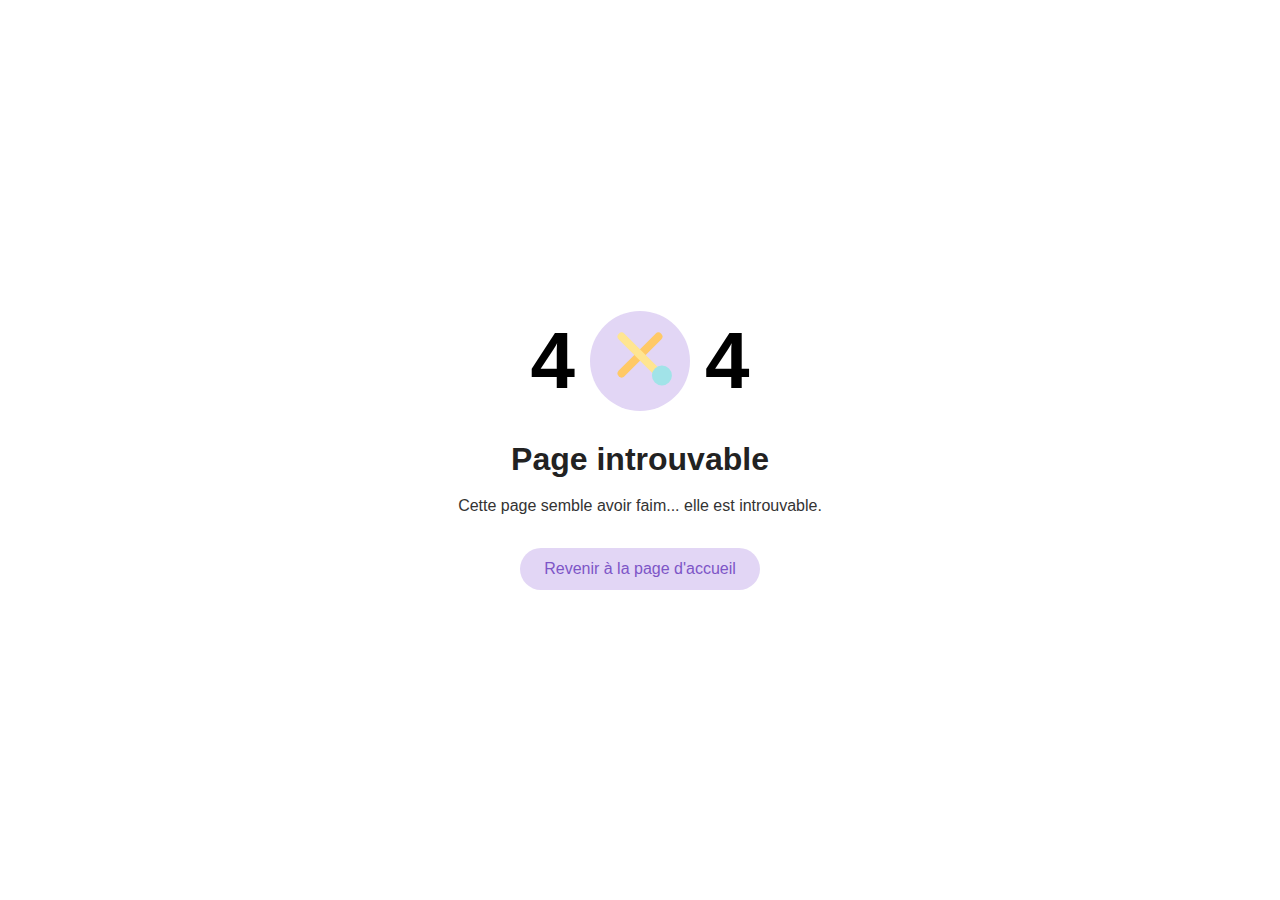
<file: erreur 404/index.html>
<!DOCTYPE html>
<html lang="fr">
<head>
    <meta charset="UTF-8">
    <meta name="viewport" content="width=device-width, initial-scale=1.0">
    <title>404 - Page introuvable</title>
    <style>
        * {
            margin: 0;
            padding: 0;
            box-sizing: border-box;
            font-family: Arial, sans-serif;
        }
        html,body{
            height: 100%;
        }
        
         body {
            display: flex;
            justify-content: center;
            align-items: center;
            min-height: 100vh;
            /* background-color: #f0eaea; */
            padding: 20px;
        } 
        
        .container {
            background-color: white;
            border-radius: 8px;
            width: 100%;
            max-width: 800px;
            padding: 40px 20px;
            text-align: center;
            /* box-shadow: 0 2px 10px rgba(0, 0, 0, 0.05); */
        }
        
        .error-number {
            display: flex;
            justify-content: center;
            align-items: center;
            margin-bottom: 30px;
            font-size: 80px;
            font-weight: bold;
        }
        
        .plate-icon {
            width: 100px;
            height: 100px;
            background-color: #e2d6f5;
            border-radius: 50%;
            display: flex;
            justify-content: center;
            align-items: center;
            margin: 0 15px;
            position: relative;
        }
        
        .fork {
            position: absolute;
            width: 60px;
            height: 8px;
            background-color: #ffc966;
            transform: rotate(-45deg);
            top: 40%;
            left: 20%;
            border-radius: 4px;
        }
        
        .spoon {
            position: absolute;
            width: 60px;
            height: 8px;
            background-color: #ffe591;
            transform: rotate(45deg);
            top: 40%;
            right: 20%;
            border-radius: 4px;
        }
        
        .spoon::after {
            content: "";
            position: absolute;
            width: 20px;
            height: 20px;
            background-color: #a1e3e8;
            border-radius: 50%;
            top: -7px;
            right: -10px;
        }
        
        h1 {
            font-size: 32px;
            margin-bottom: 16px;
            color: #222;
        }
        
        p {
            font-size: 16px;
            line-height: 1.5;
            color: #333;
            margin-bottom: 30px;
        }
        
        .btn {
            background-color: #e2d6f5;
            color: #7d55c7;
            border: none;
            padding: 12px 24px;
            border-radius: 50px;
            font-size: 16px;
            cursor: pointer;
            transition: all 0.3s ease;
            display: inline-block;
            text-decoration: none;
        }
        
        .btn:hover {
            background-color: #d1c1eb;
        }
        
        /* Responsive styles */
        @media (max-width: 600px) {
            .error-number {
                font-size: 60px;
            }
            
            .plate-icon {
                width: 80px;
                height: 80px;
            }
            
            h1 {
                font-size: 24px;
            }
            
            p {
                font-size: 14px;
            }
            
            .btn {
                padding: 10px 20px;
                font-size: 14px;
            }
        }
        
        @media (max-width: 400px) {
            .error-number {
                font-size: 48px;
            }
            
            .plate-icon {
                width: 60px;
                height: 60px;
            }
            
            .fork, .spoon {
                width: 40px;
            }
            
            h1 {
                font-size: 20px;
            }
        }
    </style>
</head>
<body>
    <div class="container">
        <div class="error-number">
            4
            <div class="plate-icon">
                <div class="fork"></div>
                <div class="spoon"></div>
            </div>
            4
        </div>
        <h1>Page introuvable</h1>
        <p>Cette page semble avoir faim... elle est introuvable.</p>
        <button class="btn">Revenir à la page d'accueil</button>
    </div>
</body>
</html>
</file>
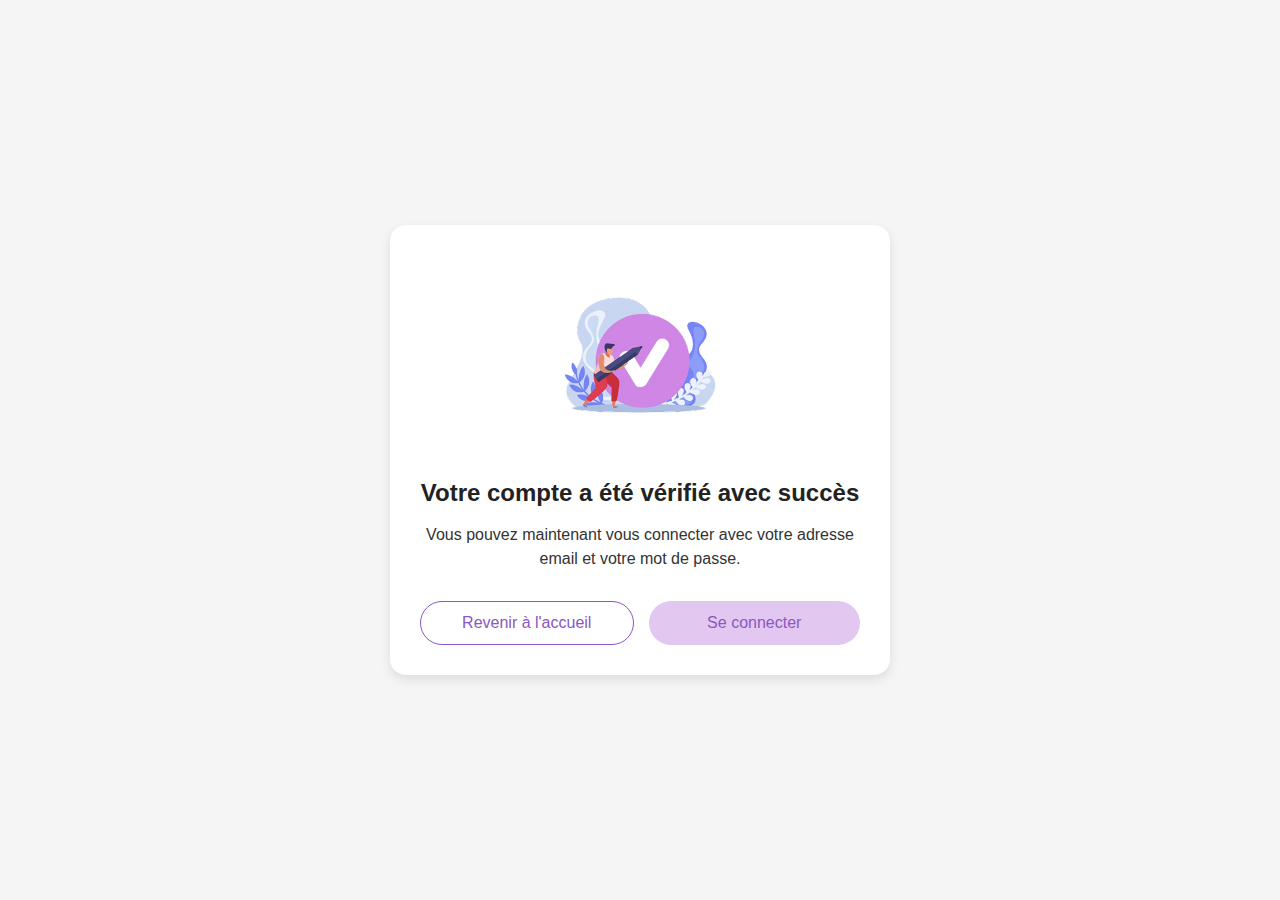
<file: mail vérifié/index.html>
<!DOCTYPE html>
<html lang="fr">
<head>
    <meta charset="UTF-8">
    <meta name="viewport" content="width=device-width, initial-scale=1.0">
    <title>Compte vérifié avec succès</title>
    <style>
        * {
            margin: 0;
            padding: 0;
            box-sizing: border-box;
            font-family: Arial, sans-serif;
        }
        
        body {
            display: flex;
            justify-content: center;
            align-items: center;
            min-height: 100vh;
            background-color: #f5f5f5;
            padding: 20px;
        }
        
        .card {
            background-color: white;
            border-radius: 16px;
            box-shadow: 0 4px 12px rgba(0, 0, 0, 0.1);
            width: 100%;
            max-width: 500px;
            padding: 30px;
            text-align: center;
        }
        
        .image-container {
            width: 100%;
            max-width: 200px;
            margin: 0 auto 20px;
            position: relative;
        }
        
        .image-container img {
            width: 100%;
            height: auto;
        }
        
        h1 {
            font-size: 24px;
            margin-bottom: 16px;
            color: #222;
            font-weight: bold;
        }
        
        p {
            font-size: 16px;
            line-height: 1.5;
            color: #333;
            margin-bottom: 30px;
        }
        
        .buttons-container {
            display: flex;
            justify-content: space-between;
            gap: 15px;
            margin-top: 20px;
        }
        
        .btn {
            padding: 12px 24px;
            border-radius: 50px;
            font-size: 16px;
            cursor: pointer;
            transition: all 0.3s ease;
            flex: 1;
            text-decoration: none;
            font-weight: 500;
        }
        
        .btn-outline {
            background-color: transparent;
            color: #8b57c2;
            border: 1px solid #8b57c2;
        }
        
        .btn-outline:hover {
            background-color: rgba(139, 87, 194, 0.1);
        }
        
        .btn-filled {
            background-color: #e2c7f1;
            color: #8b57c2;
            border: none;
        }
        
        .btn-filled:hover {
            background-color: #d5b4f3;
        }
        
        /* Responsive styles */
        @media (max-width: 480px) {
            .card {
                padding: 20px;
            }
            
            h1 {
                font-size: 20px;
            }
            
            p {
                font-size: 14px;
                margin-bottom: 20px;
            }
            
            .buttons-container {
                flex-direction: column;
            }
            
            .btn {
                padding: 10px 20px;
                font-size: 14px;
            }
        }
    </style>
</head>
<body>
    <div class="card">
        <div class="image-container">
            <img src="image/2005.i402.001_winner_people_flat_icons-13-removebg-preview 1.png" alt="Vérification réussie">
        </div>
        <h1>Votre compte a été vérifié avec succès</h1>
        <p>Vous pouvez maintenant vous connecter avec votre adresse email et votre mot de passe.</p>
        <div class="buttons-container">
            <button class="btn btn-outline">Revenir à l'accueil</button>
            <button class="btn btn-filled">Se connecter</button>
        </div>
    </div>
</body>
</html>
</file>
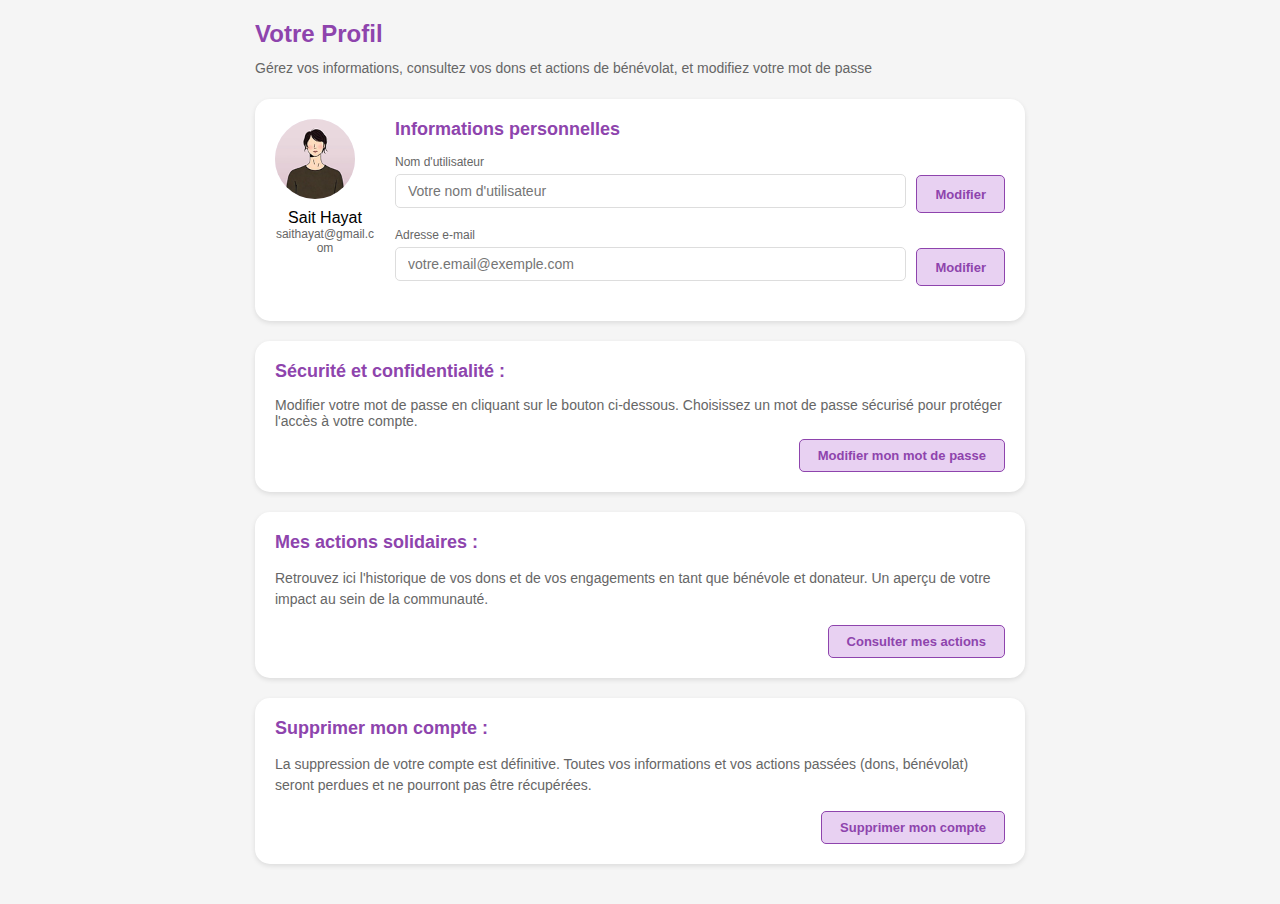
<file: mon profil/index.html>
<!DOCTYPE html>
<html lang="fr">
<head>
    <meta charset="UTF-8">
    <meta name="viewport" content="width=device-width, initial-scale=1.0">
    <title>Votre Profil</title>
    <style>
        * {
            margin: 0;
            padding: 0;
            box-sizing: border-box;
            font-family: Arial, sans-serif;
        }

        body {
            background-color: #f5f5f5;
            padding: 20px;
        }

        .container {
            max-width: 800px;
            margin: 0 auto;
            width: 100%;
            padding: 0 15px;
        }

        h1 {
            color: #8e44ad;
            margin-bottom: 10px;
            font-size: 24px;
        }

        p.subtitle {
            color: #666;
            margin-bottom: 20px;
            font-size: 14px;
            line-height: 1.5;
        }

        .card {
            background-color: white;
            border-radius: 15px;
            padding: 20px;
            margin-bottom: 20px;
            box-shadow: 0 2px 5px rgba(0,0,0,0.1);
            display: flex;
            flex-direction: row;
            flex-wrap: wrap;
        }

        .card.section {
            display: block;
        }

        .card-title {
            color: #8e44ad;
            margin-bottom: 15px;
            font-size: 18px;
        }

        .profile-image-container {
            width: 100px;
            margin-right: 20px;
            text-align: center;
        }

        .profile-image {
            width: 80px;
            height: 80px;
            border-radius: 50%;
            background-color: #f0e6f5;
            display: flex;
            align-items: center;
            justify-content: center;
            margin-bottom: 10px;
            overflow: hidden;
        }

        .profile-image img {
            width: 100%;
            height: 100%;
            object-fit: cover;
        }

        .profile-email {
            font-size: 12px;
            color: #666;
            word-break: break-word;
        }

        .profile-info {
            flex-grow: 1;
            min-width: 250px;
        }

        .form-group {
            margin-bottom: 5px;
        }

        .form-group label {
            display: block;
            font-size: 12px;
            color: #666;
            margin-bottom: 5px;
        }

        .form-group input {
            width: 100%;
            padding: 8px 12px;
            border: 1px solid #ddd;
            border-radius: 5px;
            font-size: 14px;
        }

        .form-row {
            display: flex;
            align-items: flex-end;
            gap: 10px;
            margin-bottom: 15px;
        }

        .form-row .form-group {
            flex: 1;
        }

        .form-row .btn-modify {
            height: 38px;
        }

        .btn {
            padding: 8px 18px;
            border-radius: 5px;
            border: 1px solid #8e44ad;
            cursor: pointer;
            font-size: 13px;
            font-weight: 600;
        }

        .btn-primary {
            background-color: #e8d1f2;
            color: #8e44ad;
        }

        .btn-outline {
            background-color: #e8d1f2;
            border: 1px solid #8e44ad;
            color: #8e44ad;
            
        }

        .btn-modify {
            background-color: #e8d1f2;
            color: #8e44ad;
        }

        .success-message {
            color: #666;
            margin-bottom: 10px;
            font-size: 14px;
        }

        .actions-description {
            color: #666;
            font-size: 14px;
            margin-bottom: 15px;
            line-height: 1.5;
        }

        .file-upload {
            display: none;
        }

        .image-upload-btn {
            background-color: #f0e6f5;
            border: 1px dashed #8e44ad;
            border-radius: 50%;
            width: 80px;
            height: 80px;
            display: flex;
            align-items: center;
            justify-content: center;
            cursor: pointer;
        }

        .image-upload-btn:hover {
            background-color: #e8d1f2;
        }

        .btn-container {
            display: flex;
            justify-content: flex-end;
        }

        .card.section .btn.btn-outline {
            display: block;
            margin-left: auto;
        }
        
        /* Styles pour les modales */
        .modal {
            display: none;
            position: fixed;
            top: 0;
            left: 0;
            right: 0;
            bottom: 0;
            background-color: rgba(0, 0, 0, 0.5);
            z-index: 1000;
            align-items: center;
            justify-content: center;
        }
        
        .modal-content {
            background-color: white;
            border-radius: 15px;
            padding: 20px;
            width: 90%;
            max-width: 500px;
            box-shadow: 0 4px 8px rgba(0, 0, 0, 0.2);
        }
        
        .modal-title {
            color: #8e44ad;
            margin-bottom: 15px;
            font-size: 18px;
        }
        
        .modal-footer {
            display: flex;
            gap: 10px;
            justify-content: flex-end;
            margin-top: 20px;
        }
        
        /* Styles pour le formulaire de mot de passe */
        .password-form {
            display: flex;
            flex-direction: column;
            gap: 15px;
        }
        
        .password-form .form-group {
            margin-bottom: 0;
        }
        
        /* Styles pour la confirmation de suppression */
        .confirmation-modal p {
            margin-bottom: 20px;
            font-size: 14px;
            line-height: 1.5;
        }
        
        .confirmation-modal .modal-footer {
            justify-content: space-between;
        }

        @media (max-width: 768px) {
            .container {
                padding: 0 10px;
            }

            .card {
                padding: 15px;
            }
        }

        @media (max-width: 576px) {
            .card {
                flex-direction: column;
                align-items: center;
                text-align: center;
            }

            .profile-image-container {
                margin-right: 0;
                margin-bottom: 20px;
            }

            .profile-info {
                width: 100%;
            }

            .btn-container {
                justify-content: center;
            }

            h1 {
                font-size: 20px;
                text-align: center;
            }

            p.subtitle {
                text-align: center;
            }

            .form-row {
                flex-direction: column;
                align-items: stretch;
            }

            .form-row .btn-modify {
                width: 100%;
                height: auto;
            }
            
            .modal-footer {
                flex-direction: column;
            }
            
            .modal-footer .btn {
                width: 100%;
            }
        }
    </style>
</head>
<body>
    <div class="container">
        <h1>Votre Profil</h1>
        <p class="subtitle">Gérez vos informations, consultez vos dons et actions de bénévolat, et modifiez votre mot de passe</p>

        <div class="card">
            <div class="profile-image-container">
                <label for="profile-pic-upload" class="profile-image">
                    <img id="profile-preview" src="image/freepik__a-faceless-woman-with-dark-hair-wearing-a-red-dres__9215-removebg-preview__1_-removebg-preview 1.png" alt="Photo de profil">
                </label>
                <input type="file" id="profile-pic-upload" class="file-upload" accept="image/*">
                <div class="profile-name" id="display-name">Sait Hayat</div>
                <div class="profile-email" id="display-email">saithayat@gmail.com</div>
            </div>

            <div class="profile-info">
                <h2 class="card-title">Informations personnelles</h2>

                <div class="form-row">
                    <div class="form-group">
                        <label for="name">Nom d'utilisateur</label>
                        <input type="text" id="name" placeholder="Votre nom d'utilisateur">
                    </div>
                    <button class="btn btn-modify">Modifier</button>
                </div>

                <div class="form-row">
                    <div class="form-group">
                        <label for="email">Adresse e-mail</label>
                        <input type="email" id="email" placeholder="votre.email@exemple.com">
                    </div>
                    <button class="btn btn-modify">Modifier</button>
                </div>
            </div>
        </div>

        <div class="card section">
            <h2 class="card-title">Sécurité et confidentialité :</h2>
            <p class="success-message">Modifier votre mot de passe en cliquant sur le bouton ci-dessous. Choisissez un mot de passe sécurisé pour protéger l'accès à votre compte.</p>
            <button class="btn btn-outline" id="btn-change-password">Modifier mon mot de passe</button>
        </div>

        <div class="card section">
            <h2 class="card-title">Mes actions solidaires :</h2>
            <p class="actions-description">
                Retrouvez ici l'historique de vos dons et de vos engagements en tant que bénévole et donateur. Un aperçu de votre impact au sein de la communauté.
            </p>
            <div class="btn-container">
                <button class="btn btn-primary">Consulter mes actions</button>
            </div>
        </div>

        <div class="card section">
            <h2 class="card-title">Supprimer mon compte :</h2>
            <p class="actions-description">
                La suppression de votre compte est définitive. Toutes vos informations et vos actions passées (dons, bénévolat) seront perdues et ne pourront pas être récupérées.
            </p>
            <div class="btn-container">
                <button class="btn btn-primary" id="btn-delete-account">Supprimer mon compte</button>
            </div>
        </div>
    </div>
    
    <!-- Modale pour modifier le mot de passe -->
    <div class="modal" id="password-modal">
        <div class="modal-content">
            <h2 class="modal-title">Sécurité et confidentialité :</h2>
            <form class="password-form">
                <div class="form-group">
                    <label for="old-password">Ancien mot de passe</label>
                    <input type="password" id="old-password" placeholder="">
                </div>
                <div class="form-group">
                    <label for="new-password">Nouveau mot de passe</label>
                    <input type="password" id="new-password" placeholder="">
                </div>
                <div class="form-group">
                    <label for="confirm-password">Confirmez votre mot de passe</label>
                    <input type="password" id="confirm-password" placeholder="">
                </div>
            </form>
            <div class="modal-footer">
                <button class="btn btn-primary" id="btn-save-password">Modifier mon mot de passe</button>
            </div>
        </div>
    </div>
    
    <!-- Modale pour confirmer la suppression du compte -->
    <div class="modal confirmation-modal" id="delete-modal">
        <div class="modal-content">
            <h2 class="modal-title">Vous êtes sur le point de supprimer votre compte</h2>
            <p>Êtes-vous sûr(e) de vouloir supprimer votre compte ? Cette action est irréversible</p>
            <div class="modal-footer">
                <button class="btn btn-outline" id="btn-cancel-delete">Non, revenir</button>
                <button class="btn btn-primary" id="btn-confirm-delete">Oui, supprimer</button>
            </div>
        </div>
    </div>

    <script>
        // Fonction pour ouvrir une modale
        function openModal(modalId) {
            document.getElementById(modalId).style.display = 'flex';
        }
        
        // Fonction pour fermer une modale
        function closeModal(modalId) {
            document.getElementById(modalId).style.display = 'none';
        }
        
        // Bouton pour modifier le mot de passe
        document.getElementById('btn-change-password').addEventListener('click', function() {
            openModal('password-modal');
        });
        
        // Bouton pour supprimer le compte
        document.getElementById('btn-delete-account').addEventListener('click', function() {
            openModal('delete-modal');
        });
        
        // Bouton pour annuler la suppression
        document.getElementById('btn-cancel-delete').addEventListener('click', function() {
            closeModal('delete-modal');
        });
        
        // Bouton pour confirmer la suppression
        document.getElementById('btn-confirm-delete').addEventListener('click', function() {
            // Ici vous pouvez ajouter la logique pour la suppression du compte
            alert('Compte supprimé avec succès.');
            closeModal('delete-modal');
        });
        
        // Bouton pour sauvegarder le nouveau mot de passe
        document.getElementById('btn-save-password').addEventListener('click', function() {
            // Vérifier si les mots de passe correspondent
            const newPassword = document.getElementById('new-password').value;
            const confirmPassword = document.getElementById('confirm-password').value;
            
            if (newPassword === confirmPassword) {
                // Ici vous pouvez ajouter la logique pour changer le mot de passe
                alert('Mot de passe modifié avec succès.');
                closeModal('password-modal');
            } else {
                alert('Les mots de passe ne correspondent pas.');
            }
        });
        
        // Fermer les modales en cliquant en dehors
        window.addEventListener('click', function(event) {
            const passwordModal = document.getElementById('password-modal');
            const deleteModal = document.getElementById('delete-modal');
            
            if (event.target === passwordModal) {
                closeModal('password-modal');
            }
            
            if (event.target === deleteModal) {
                closeModal('delete-modal');
            }
        });
    </script>
</body>
</html>
</file>
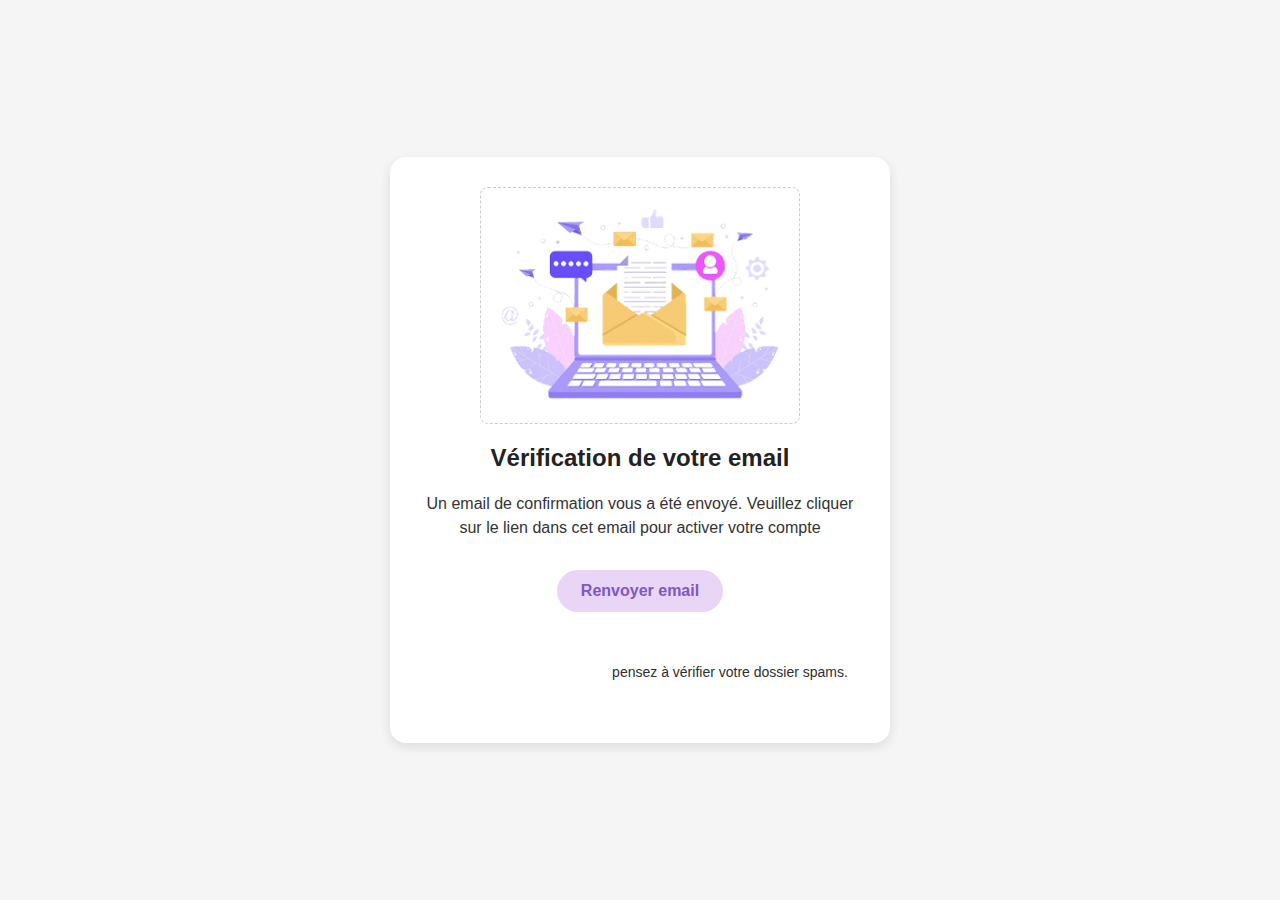
<file: verification mail/index.html>
<!DOCTYPE html>
<html lang="fr">
<head>
    <meta charset="UTF-8">
    <meta name="viewport" content="width=device-width, initial-scale=1.0">
    <title>Vérification de votre email</title>
    <style>
        * {
            margin: 0;
            padding: 0;
            box-sizing: border-box;
            font-family: Arial, sans-serif;
        }
        
        body {
            display: flex;
            justify-content: center;
            align-items: center;
            min-height: 100vh;
            background-color: #f5f5f5;
            padding: 20px;
        }
        
        .card {
            background-color: white;
            border-radius: 16px;
            box-shadow: 0 4px 12px rgba(0, 0, 0, 0.1);
            width: 100%;
            max-width: 500px;
            padding: 30px;
            text-align: center;
        }
        
        .image-container {
            width: 100%;
            max-width: 320px;
            margin: 0 auto 20px;
            border: 1px dashed #ccc;
            border-radius: 8px;
            padding: 10px;
            position: relative;
        }
        
        .image-container img {
            width: 100%;
            height: auto;
            border-radius: 4px;
        }
        
        .email-img {
            max-width: 100%;
        }
        
        h1 {
            font-size: 24px;
            margin-bottom: 20px;
            color: #222;
        }
        
        p {
            font-size: 16px;
            line-height: 1.5;
            color: #333;
            margin-bottom: 30px;
        }
        
        .btn {
            background-color: #e9d5f5;
            color: #7e57c2;
            border: none;
            padding: 12px 24px;
            border-radius: 50px;
            font-size: 16px;
            cursor: pointer;
            transition: all 0.3s ease;
            display: inline-block;
            text-decoration: none;
            font-weight: 600;
        }
        
        .btn:hover {
            background-color: #d4b5f0;
        }
        
        .spam-notice {
            margin-top: 30px;
            font-size: 14px;
            color: #2f2e2e;
            margin-left: 180px;
            margin-top: 50px;
        }
        
        /* Responsive styles */
        @media (max-width: 480px) {
            .card {
                padding: 20px;
            }
            
            h1 {
                font-size: 20px;
            }
            
            p {
                font-size: 14px;
            }
            
            .btn {
                padding: 10px 20px;
                font-size: 14px;
            }
        }
    </style>
</head>
<body>
    <div class="card">
        <div class="image-container">
            <img src="image/pc.png" alt="Email verification illustration" class="email-img">
        </div>
        <h1>Vérification de votre email</h1>
        <p>Un email de confirmation vous a été envoyé. Veuillez cliquer sur le lien dans cet email pour activer votre compte</p>
        <button class="btn">Renvoyer email</button>
        <p class="spam-notice">pensez à vérifier votre dossier spams.</p>
    </div>
</body>
</html>
</file>
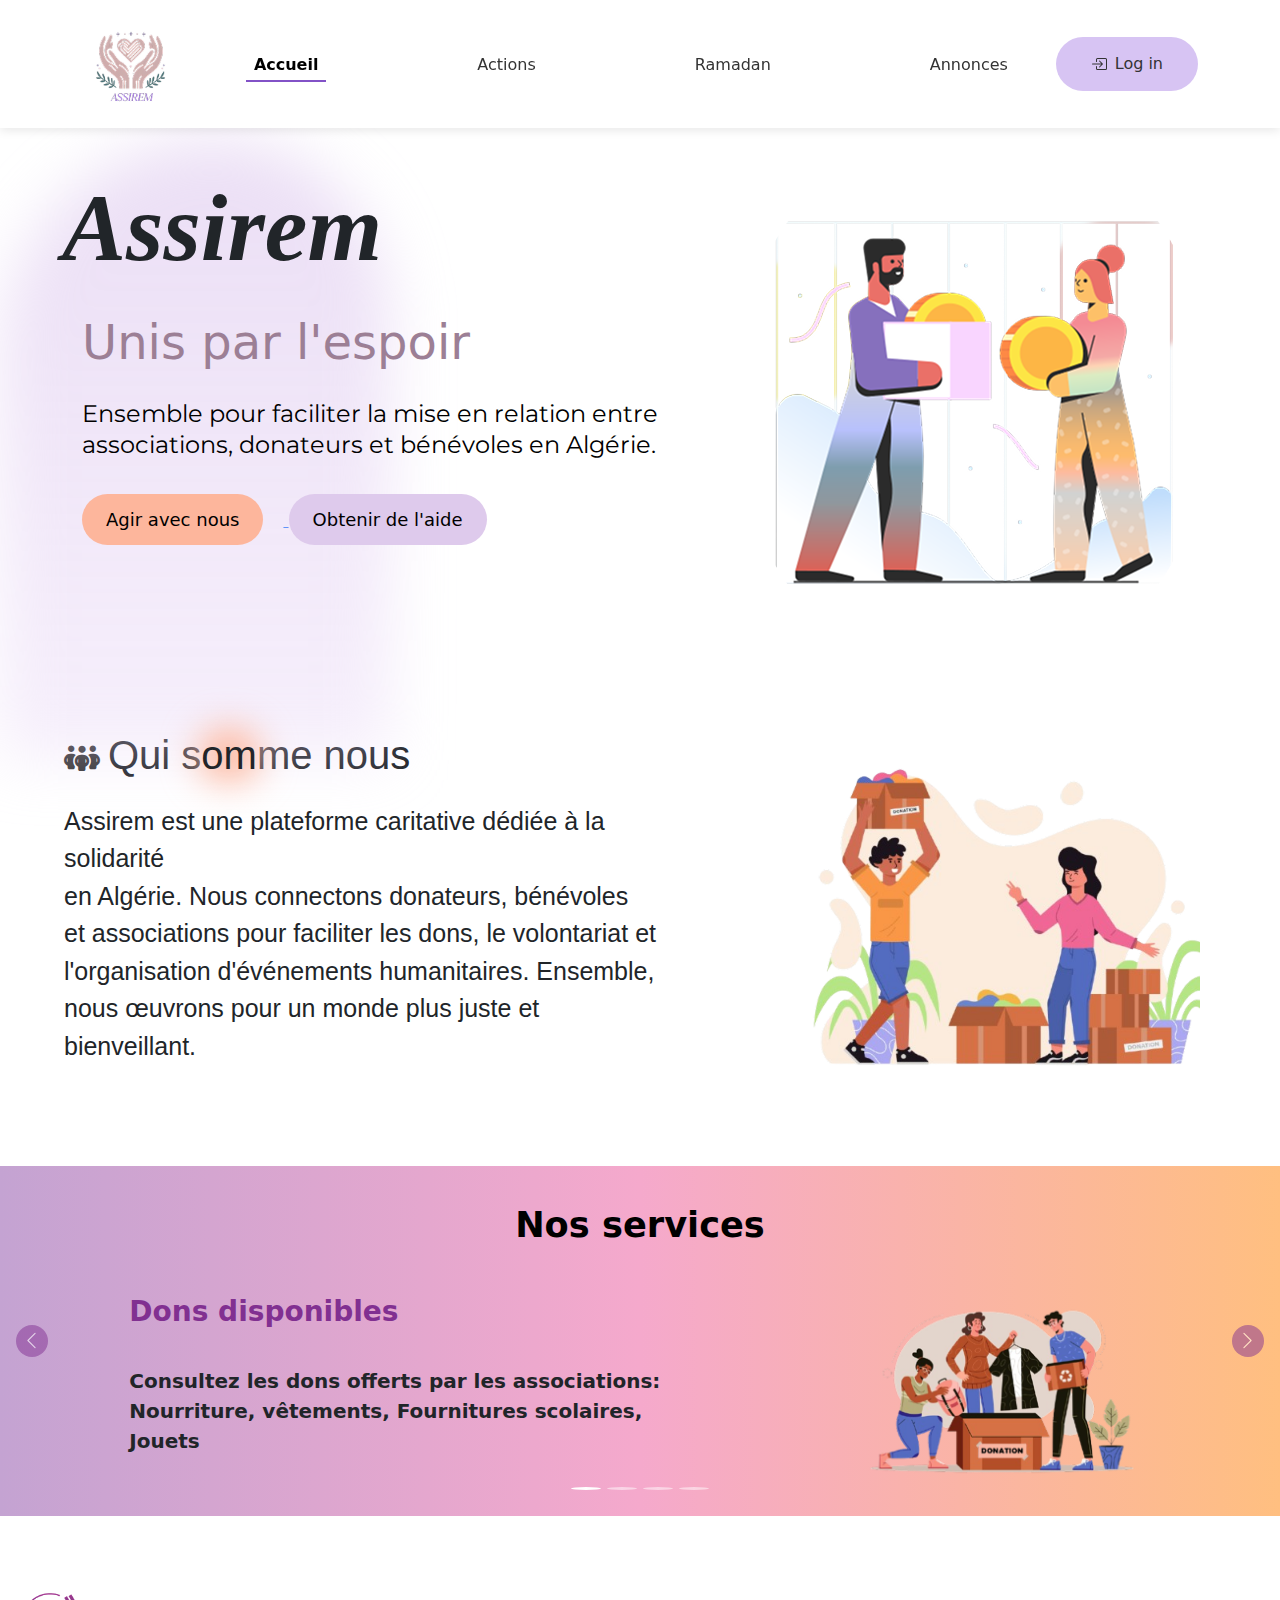
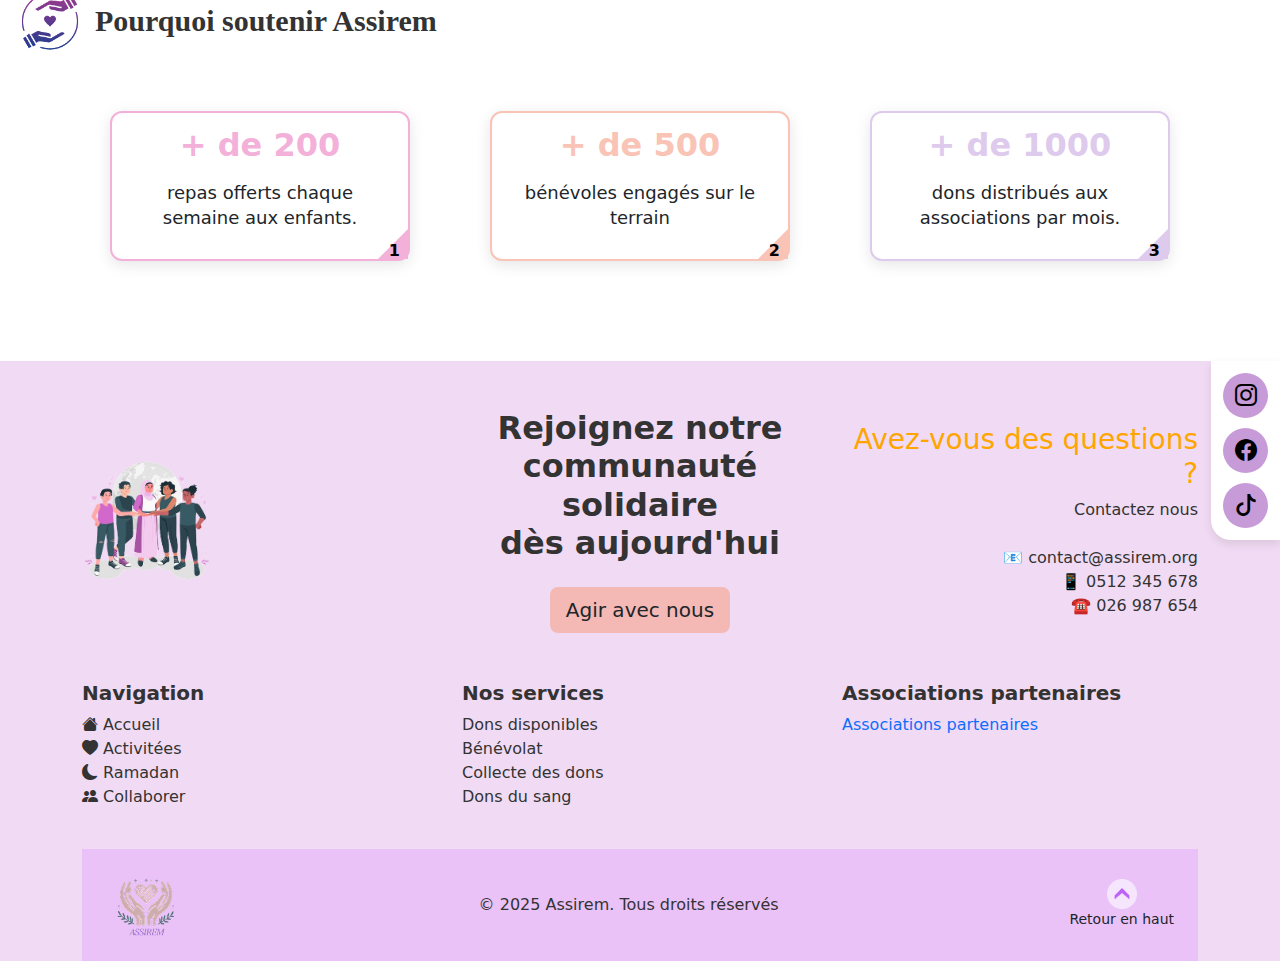
<file: accuil+login/page d'acceuil/index.html>
<!DOCTYPE html>
<html lang="fr">
<head>
    <meta charset="UTF-8">
    <meta name="viewport" content="width=device-width, initial-scale=1.0">
    <title>Page d'Accueil</title>
    <link rel="stylesheet" href="https://cdn.jsdelivr.net/npm/bootstrap-icons@1.10.5/font/bootstrap-icons.css">

    <link rel="stylesheet" href="https://cdnjs.cloudflare.com/ajax/libs/bootstrap/5.3.0/css/bootstrap.min.css">
    <link rel="stylesheet" href="https://cdnjs.cloudflare.com/ajax/libs/font-awesome/6.4.2/css/all.min.css">
    <link href="https://fonts.googleapis.com/css2?family=Montserrat:wght@400;600&display=swap" rel="stylesheet">
    <link rel="stylesheet" href="style.css">
    <script src="script.js"></script>

</head>
<body>
    <nav class="navbar navbar-expand-lg fixed-top">
        <div class="container">
            <!-- Espace pour le logo -->
            <div class="logo-space me-4">
                <img src="images/logo.png" alt="Logo">
            </div>
            
            <!-- Bouton hamburger pour mobile -->
            <button class="navbar-toggler" type="button" data-bs-toggle="collapse" data-bs-target="#navbarNav" aria-controls="navbarNav" aria-expanded="false" aria-label="Toggle navigation">
                <span class="navbar-toggler-icon"></span>
            </button>
            
            <!-- Contenu de la navbar centrée -->
            <div class="collapse navbar-collapse" id="navbarNav">
                <ul class="navbar-nav">
                    <li class="nav-item">
                        <a class="nav-link" href="#">Accueil</a>
                    </li>
                    <li class="nav-item">
                        <a class="nav-link" href="#">Actions</a>
                    </li>
                    <li class="nav-item">
                        <a class="nav-link" href="#">Ramadan</a>
                    </li>
                    <li class="nav-item">
                        <a class="nav-link" href="#">Annonces</a>
                    </li>
                </ul>
                
                <!-- Bouton de connexion à droite -->
                <a href="../login/login.html" class="btn login-btn d-flex align-items-center">
                  <svg xmlns="http://www.w3.org/2000/svg" width="16" height="16" fill="currentColor" class="bi bi-box-arrow-in-right" viewBox="0 0 16 16">
                      <path fill-rule="evenodd" d="M6 3.5a.5.5 0 0 1 .5-.5h8a.5.5 0 0 1 .5.5v9a.5.5 0 0 1-.5.5h-8a.5.5 0 0 1-.5-.5v-2a.5.5 0 0 0-1 0v2A1.5 1.5 0 0 0 6.5 14h8a1.5 1.5 0 0 0 1.5-1.5v-9A1.5 1.5 0 0 0 14.5 2h-8A1.5 1.5 0 0 0 5 3.5v2a.5.5 0 0 0 1 0v-2z"/>
                      <path fill-rule="evenodd" d="M11.854 8.354a.5.5 0 0 0 0-.708l-3-3a.5.5 0 1 0-.708.708L10.293 7.5H1.5a.5.5 0 0 0 0 1h8.793l-2.147 2.146a.5.5 0 0 0 .708.708l3-3z"/>
                  </svg>
                  Log in
              </a>
            </div>
        </div>
    </nav>

    <div class="blur-background"></div>
    <div class="container">
        <div class="row">
            <div class="col-lg-7">
                <div class="text-content">
                    <h1 class="main-title">Assirem</h1>
                    <h2 class="subtitle">Unis par <span class="highlight">l'espoir</span></h2>
                    <p class="description">Ensemble pour faciliter la mise en relation entre associations, donateurs et bénévoles en Algérie.</p>
                  <div class="mt-4">
    <a href="../login/login.html">
        <button class="action-btn action-donate" id="don">Agir avec nous</button>
    </a>
    <a href="../login/login.html">
        <button class="action-btn action-help">Obtenir de l'aide</button>
    </a>
</div>

                </div>
            </div>
            <div class="col-lg-5 text-center">
                <img class="img-fluid main-image" src="images/Girl donates money to  man (1).png" alt="Girl donates money to man">
            </div>
        </div>
    </div>
    <div class="container-fluid qui-sommes-nous">
        <div class="row align-items-center">
          
          <!-- Texte -->
          <div class="col-md-6 px-4">
            <div class="titre d-flex align-items-center mb-3">
              <i class="fas fa-people-group icone-titre me-2"></i>
              <h1>Qui s<span class="highlight-circle">om</span>me nous</h1>
            </div>
            <p>
              Assirem est une plateforme caritative dédiée à la solidarité
              <br class="d-none d-md-block">
              en Algérie. Nous connectons donateurs, bénévoles et associations pour faciliter les dons, le volontariat et l'organisation d'événements humanitaires. Ensemble, nous œuvrons pour un monde plus juste et 
              bienveillant.
            </p>
          </div>
    
          <!-- Image -->
          <div class="col-md-6 text-center mt-4 mt-md-0">
            <img src="images/photoaider.png" alt="photo aider" class="img-fluid" style="max-width: 400px;">
          </div>
    
        </div>
      </div>
    


      <div class="carousel-container">

        <div id="servicesCarousel" class="carousel slide" data-bs-ride="carousel" data-bs-interval="5000">
          <div class="carousel-inner">
    
            <!-- Slide 1 -->
            <div class="carousel-item active">
              <div class="slide-layout">
                <div class="slide-title">Nos services</div>
                <div class="slide-content">
                  <div class="slide-text">
                    <h3>Dons disponibles</h3>
                    <p> <br>Consultez les dons offerts par les associations: Nourriture, vêtements, Fournitures scolaires, Jouets</p>
                  </div>
                  <div class="slide-image">
                    <img src="images/illust de dons (2).png" alt="Dons">
                  </div>
                </div>
              </div>
            </div>
    
            <!-- Slide 2 -->
            <div class="carousel-item">
              <div class="slide-layout">
                <div class="slide-title">Nos services</div>
                <div class="slide-content">
                  <div class="slide-text">
                    <h3>Collecte de dons</h3>
                    <p> <br>Faites un don en argent ou en biens essentiels pour soutenir ceux dans le besoin</p>
                  </div>
                  <div class="slide-image">
                    <img src="images/Woman donates money to charity .png" alt="Bénévolat">
                  </div>
                </div>
              </div>
            </div>
    
            <!-- Slide 3 -->
            <div class="carousel-item">
              <div class="slide-layout">
                <div class="slide-title">Nos services</div>
                <div class="slide-content">
                  <div class="slide-text">
                    <h3>Bénévolat</h3>
                    <p> <br>Inscrivez-vous comme bénévole et participez aux actions solidaires. Que ce soit pour aider lors d'événements, distribuer des dons ou apporter un soutien logistique.</p>
                  </div>
                  <div class="slide-image">
                    <img src="images/benevolat.png" alt="Associations">
                  </div>
                </div>
              </div>
            </div>
    
            <!-- Slide 4 -->
            <div class="carousel-item">
              <div class="slide-layout">
                <div class="slide-title">Nos services</div>
                <div class="slide-content">
                  <div class="slide-text">
                    <h3>Section spéciale Ramadan</h3>
                    <p>Trouvez et soutenez les lieux offrant des repas gratuits durant le Ramadan</p>
                  </div>
                  <div class="slide-image">
                    <img src="images/tableramadan.png" alt="Ramadan">
                  </div>
                </div>
              </div>
            </div>
    
          </div>
    
          <!-- Flèches -->
          <button class="carousel-control-prev" type="button" data-bs-target="#servicesCarousel" data-bs-slide="prev">
            <span class="carousel-control-prev-icon" aria-hidden="true"></span>
          </button>
          <button class="carousel-control-next" type="button" data-bs-target="#servicesCarousel" data-bs-slide="next">
            <span class="carousel-control-next-icon" aria-hidden="true"></span>
          </button>
    
          <!-- Indicateurs -->
          <div class="carousel-indicators mt-3">
            <button type="button" data-bs-target="#servicesCarousel" data-bs-slide-to="0" class="active" aria-current="true"></button>
            <button type="button" data-bs-target="#servicesCarousel" data-bs-slide-to="1"></button>
            <button type="button" data-bs-target="#servicesCarousel" data-bs-slide-to="2"></button>
            <button type="button" data-bs-target="#servicesCarousel" data-bs-slide-to="3"></button>
          </div>
        </div>
      </div>
    


       <!-- En-tête aligné à gauche -->
    <div class="header-wrapper">
      <div class="header-section">
          <div class="logo">
              <img src="images/main.png" alt="Pourquoi soutenir">
          </div>
          <div class="title">
              <h1>Pourquoi soutenir Assirem</h1>
          </div>
      </div>
  </div>

  <!-- Section avec boîtes centrées -->
  <section class="main-section">
      <div class="box-container">
          <div class="box box1">
              <div class="box-content">
                  <h3 class="box-title">+ de 200</h3>
                  <p>repas offerts chaque semaine aux enfants.</p>
              </div>
              <div class="triangle"><span class="triangle-number">1</span></div>
          </div>

          <div class="box box2">
              <div class="box-content">
                  <h3 class="box-title">+ de 500</h3>
                  <p>bénévoles engagés sur le terrain</p>
              </div>
              <div class="triangle"><span class="triangle-number">2</span></div>
          </div>

          <div class="box box3">
              <div class="box-content">
                  <h3 class="box-title">+ de 1000</h3>
                  <p>dons distribués aux associations par mois.</p>
              </div>
              <div class="triangle"><span class="triangle-number">3</span></div>
          </div>
      </div>
  </section>



  <footer class="pt-5">
    <div class="container">
  
      <!-- Logo + Centre + Contact -->
      <div class="row justify-content-between align-items-center mb-5">
        <div class="col-md-4 text-center text-md-start mb-4 mb-md-0">
          <img src="images/footer.png" alt="Logo Assirem" class="footer-logo">
        </div>
  
        <div class="col-md-4 text-center mb-4 mb-md-0">
          <h2 class="fw-bold">Rejoignez notre <br> communauté solidaire <br>dès aujourd'hui</h2>
      <a href="../login/login.html">
    <button class="btn btn-lg mt-3" style="background-color: #f4b9b5; border: none;">Agir avec nous</button>
</a>
        </div>
  
        <div class="col-md-4 contact-info mt-3 mt-md-0">
          <h3 style="color: orange;">Avez-vous des questions ?</h3>
          <div style="font-weight:500;">Contactez nous </div>
          <br>
          <div>📧 contact@assirem.org</div>
          <div>📱 0512 345 678</div>
          <div>☎️ 026 987 654</div>
        </div>
      </div>
  
      <!-- Navigation, Services, Partenaires -->
      <div class="row text-center text-md-start">
        <div class="col-md-4 mb-4 footer-section">
          <h5>Navigation</h5>
          <ul class="list-unstyled">
            <li><i class="bi bi-house-fill"></i> Accueil</li>
            <li><i class="bi bi-heart-fill"></i> Activitées</li>
            <li><i class="bi bi-moon-fill"></i> Ramadan</li>
            <li><i class="bi bi-people-fill"></i> Collaborer</li>
          </ul>
        </div>
  
        <div class="col-md-4 mb-4 footer-section">
          <h5>Nos services</h5>
          <ul class="list-unstyled">
            <li>Dons disponibles</li>
            <li>Bénévolat</li>
            <li>Collecte des dons</li>
            <li>Dons du sang</li>
          </ul>
        </div>
  
        <div class="col-md-4 mb-4 footer-section">
          <h5>Associations partenaires</h5>
          <ul class="list-unstyled">
            <li><a href="lien-vers-la-page-ou-la-section" class="text-decoration-none">Associations partenaires</a></li>
          </ul>
        </div>
  
    </div>
  
    <div class="footer-bottom w-100 d-flex justify-content-between align-items-center px-4 py-3 flex-wrap position-relative">
      <img src="images/logo.png" alt="Logo Assirem" class="footer-logo2 mb-2 mb-md-0">
    
      <div class="footer-text d-flex align-items-center flex-grow-1 justify-content-center mb-2 mb-md-0">
        <p class="mb-0">© 2025 Assirem. Tous droits réservés</p>
      </div>
    
      <!-- Flèche retour en haut dans le flux -->
      <div class="mb-2 mb-md-0">
        <a href="#" class="text-center text-decoration-none d-block">
          <img src="images/retour.png" alt="Retour en haut" style="width: 30px; height: auto;">
          <div class="small text-dark">Retour en haut</div>
        </a>
      </div>
    </div>
    
  
  <!-- Réseaux sociaux flottants -->
  <div class="floating-social">
    <a href="https://instagram.com" target="_blank"><i class="bi bi-instagram"></i></a>
    <a href="https://facebook.com" target="_blank"><i class="bi bi-facebook"></i></a>
    <a href="https://tiktok.com" target="_blank"><i class="bi bi-tiktok"></i></a>
  </div>

    <script src="https://cdnjs.cloudflare.com/ajax/libs/bootstrap/5.3.0/js/bootstrap.bundle.min.js"></script>
  
</body>
</html>
</file>
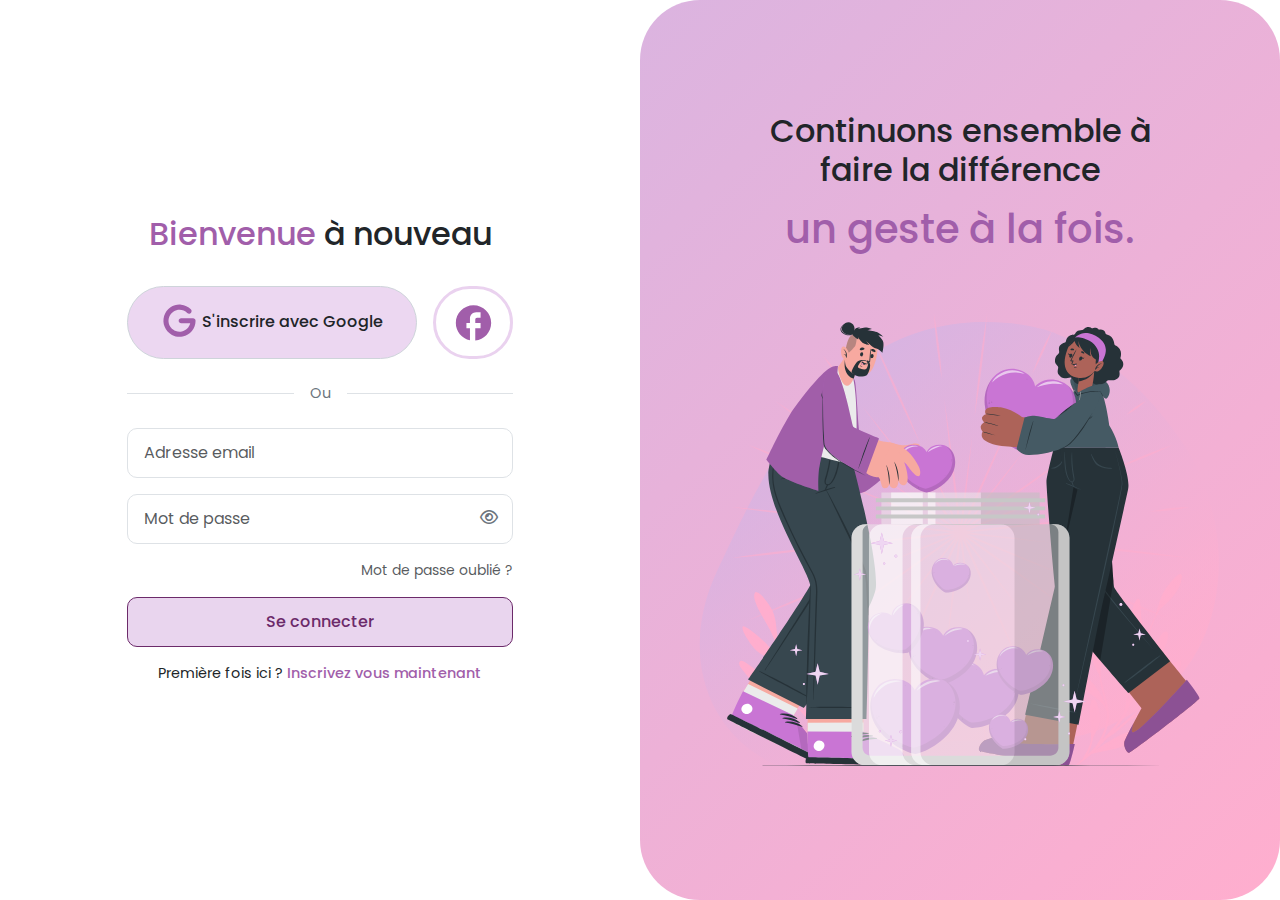
<file: accuil+login/login/login.html>
<!DOCTYPE html>
<html lang="fr">
<head>
    <meta charset="UTF-8">
    <meta name="viewport" content="width=device-width, initial-scale=1.0">
    <title>Connexion</title>
    <link href="https://cdnjs.cloudflare.com/ajax/libs/bootstrap/5.3.0/css/bootstrap.min.css" rel="stylesheet">
    <link href="https://fonts.googleapis.com/css2?family=Poppins:wght@300;400;500;600;700&display=swap" rel="stylesheet">
    <link href="https://cdnjs.cloudflare.com/ajax/libs/font-awesome/6.4.0/css/all.min.css" rel="stylesheet">
    <link rel="stylesheet" href="./styles.css">
</head>
<body>
    <div class="auth-container">
        <!-- Login Form Section -->
        <div class="form-section login-section">
            <div class="auth-form">
                <div class="welcome-text">
                    <h2><span class="purple-text">Bienvenue</span> à nouveau</h2>
                </div>

                <div class="auth-buttons">
                    <button class="btn-facebook">
                      <img src="./images/facebook.svg" class="fbImage" alt="Facebook logo" width="37" height="37">
                      <span>S'inscrire avec Facebook</span>
                    </button>
                    <button class="btn-google">
                      <img src="./images/google.svg" alt="Google logo" width="37" height="37">
                      <span>S'inscrire avec Google</span>
                    </button>
                  </div>

                <div class="divider">Ou</div>

                <form>
                    <input type="email" class="form-control" placeholder="Adresse email">
                    <div class="mb-3 password-toggle">
                        <input type="password" class="form-control" placeholder="Mot de passe">
                        <i class="far fa-eye"></i>
                    </div>
                    <div class="mb-3 d-flex justify-content-end">
                        <small class="text-muted">Mot de passe oublié ?</small>
                    </div>
                    <button type="button" class="btn btn-auth">Se connecter</button>
                </form>

                <div class="switch-form-text">
                    Première fois ici ? <a class="switch-form-link" id="switch-to-signup">Inscrivez vous maintenant</a>
                </div>
            </div>
        </div>

        <!-- Signup Form Section -->
        <div class="form-section signup-section">
            <div class="auth-form">
                <div class="welcome-text">
                    <h2><span class="purple-text">Bienvenue</span> parmi nous</h2>
                </div>

                <div class="auth-buttons">
                    <button class="btn-facebook">
                        <img src="./images/facebook.svg" alt="Facebook logo" width="37" height="37">
                        <span>S'inscrire avec Facebook</span>
                    </button>
                    <button class="btn-google">
                        <img src="./images/google.svg" alt="Google logo" width="37" height="37">
                        <span>S'inscrire avec Google</span>
                    </button>
                </div>

                <div class="divider">Ou</div>

                <form>
                    <input type="text" class="form-control" placeholder="Nom complet">
                    <input type="email" class="form-control" placeholder="Adresse email">
                    <div class="mb-3 password-toggle">
                        <input type="password" class="form-control" placeholder="Mot de passe">
                        <i class="far fa-eye"></i>
                    </div>
                    <div class="mb-3 password-toggle">
                        <input type="password" class="form-control" placeholder="Confirmez le mot de passe">
                        <i class="far fa-eye"></i>
                    </div>
                    <button type="button" class="btn btn-auth">Créer un compte</button>
                </form>

                <div class="switch-form-text">
                    Déjà un compte ? <a class="switch-form-link" id="switch-to-login">Connectez vous maintenant</a>
                </div>
            </div>
        </div>

        <!-- Illustration Panel -->
        <div class="illustration-panel">
            <div class="login-illustration">
                <h2 class="mb-3">Continuons ensemble à<br>faire la différence</h2>
                <h4 class="purple-text mb-4 fs-1">un geste à la fois.</h4>
                <img src="./images/illustration.svg" alt="Illustration" class="img-fluid">
            </div>
            <div class="signup-illustration">
                <h2 class="mb-3">Rejoignez-nous et<br>changeons des vies</h2>
                <h4 class="purple-text mb-4 fs-1">un geste à la fois.</h4>
                <img src="./images/illustration.svg" alt="Illustration" class="img-fluid">
            </div>
        </div>
    </div>

    <script src="https://cdnjs.cloudflare.com/ajax/libs/bootstrap/5.3.0/js/bootstrap.bundle.min.js"></script>
    <script src="./script.js">

    </script>
</body>
</html>
</file>
<file: accuil+login/page d'acceuil/style.css>
.navbar {
    background-color: white;
    box-shadow: 0 2px 10px rgba(0, 0, 0, 0.1);
    padding: 15px 0;
    margin-bottom: 20px;
}

.logo-space {
    width: 100px;
    height: auto;
    display: flex;
    align-items: center;
    justify-content: center;
}

.logo-space img {
    max-width: 100%;
    max-height: 100%;
}

.nav-link {
    color: #333;
    font-weight: 500;
    margin: 0 15px;
    padding-bottom: 5px;
    position: relative;
    transition: all 0.3s ease;
}

.nav-link::after {
    content: '';
    position: absolute;
    bottom: 0;
    left: 0;
    width: 0;
    height: 2px;
    background-color: #8252c7;
    transition: width 0.3s ease;
}

.nav-link:hover {
    color: #8252c7;
    font-weight: 600;
}

.nav-link:hover::after {
    width: 100%;
}

.nav-link.active {
    color: #8252c7;
    font-weight: 600;
}

.nav-link.active::after {
    width: 100%;
}

.login-btn {
    background-color: #d7c4f3;
    color: #333;
    border-radius: 30px;
    padding: 15px 35px;
    font-weight: 500;
    transition: all 0.3s ease;
    border: none;
}

.login-btn:hover {
    background-color:#c09af6;
}

.login-btn svg {
    margin-right: 8px;
}

/* Centrer la navigation */
.navbar-nav {
    margin: 0 auto;
    display: flex;
    justify-content: space-between;
    width: 100%;
    max-width: 800px;
}

@media (max-width: 991px) {
    .navbar-collapse {
        background-color: white;
        padding: 20px;
        border-radius: 10px;
        box-shadow: 0 5px 15px rgba(0, 0, 0, 0.1);
        margin-top: 10px;
    }
    
    .nav-link {
        margin: 10px 0;
        text-align: center;
    }
    
    .login-btn {
        margin-top: 15px;
        width: 100%;
    }
}

 body {
    padding-top: 100px; /* Ajusté pour la navbar fixe */
    margin-top: 0; /* Retiré la marge supplémentaire */
    overflow-x: hidden;
} 

.text-content {
    margin-top: 30px; /* Ajout de marge en haut du contenu */
}

.main-title {
    font-family: 'Inria Serif', serif;
    font-weight: 700;
    font-style: italic;
    font-size: 6rem;
    line-height: 1;
    margin-bottom: 30px;
    position: relative;
    z-index: 2;
    margin-top: 80px;
    margin-left: -20px;
}

.subtitle {
    font-size: 3rem;
    line-height: 1.5;
    color: rgb(156, 127, 149);
    margin-bottom: 5px;
    position: relative;
    z-index: 2;
   
    
}

.highlight {
    transition: opacity 0.5s ease-in-out;
    display: inline-block;
    min-width: 100px;
    text-align: center;
}

.description {
    font-family: 'Montserrat', sans-serif;
    font-size: 1.5rem;
    font-weight: 400;
    line-height: 1.3;
    color: black;
    margin-top: 20px;
    max-width: 900px;
    position: relative;
    z-index: 2;
}

.action-btn {
    display: inline-flex;
    align-items: center;
    justify-content: center;
    padding: 12px 24px;
    text-decoration: none;
    border-radius: 100px;
    font-size: 18px;
    font-weight: 500;
    cursor: pointer;
    min-width: 180px;
    text-align: center;
    border: none;
    margin: 10px 20px 10px 0;
    position: relative;
    z-index: 2;
}

.action-donate {
    background-color: #FDB69C;
    color: black;
}

.action-help {
    background-color: #DECAEC;
    color: black;
}

.blur-background {
    position: absolute;
    width: 390px;
    height: 620px;
    top: 140px;
    left: 0;
    background: linear-gradient(
        rgba(215, 190, 235, 0.5),
        rgba(230, 210, 245, 0.35)
    );
    border-radius: 550px 450px 0 0;
    filter: blur(30px);
    z-index: 0;
}

.main-image {
    position: relative;
    z-index: 1;
    margin-top: 50px; /* Ajusté pour aligner avec le texte */
}

@media (max-width: 992px) {
    .main-title {
        font-size: 5rem;
    }
    .subtitle {
        font-size: 2.5rem;
    }
    .description {
        font-size: 1.25rem;
    }
    .blur-background {
        width: 300px;
        height: 500px;
    }
}

@media (max-width: 768px) {
    .main-title {
        font-size: 4rem;
    }
    .subtitle {
        font-size: 2rem;
    }
    .main-image {
        margin-top: 30px;
    }
    .blur-background {
        width: 250px;
        height: 450px;
    }
}

@media (max-width: 576px) {
    .main-title {
        font-size: 3rem;
    }
    .subtitle {
        font-size: 1.8rem;
    }
    .description {
        font-size: 1rem;
    }
    .action-btn {
        width: 100%;
        margin-right: 0;
        margin-bottom: 10px;
    }
    .blur-background {
        width: 200px;
        height: 350px;
    }
}

.qui-sommes-nous {
    font-weight: 600;
  margin-top: 50px;
  margin-bottom: 60px;
  font-family: 'Gill Sans', 'Gill Sans MT', Calibri, 'Trebuchet MS', sans-serif;
  margin-left: 40px;
 
}

.qui-sommes-nous p {
  font-size:25px; /* équivalent à 20px */
  font-weight: 300;
}

.highlight-circle {
  position: relative;
  display: inline-block;
  z-index: 1;
}

.highlight-circle::before {
  content: "";
  position: absolute;
  top: 50%;
  left: 50%;
  width: 110%;
  height: 110%;
  background-color: #FDB69C;
  border-radius: 50%;
  transform: translate(-50%, -50%);
  z-index: -1;
  filter: blur(18px);
}

.icone-titre {
  font-size: 1.8rem;
  color: #333;
}




.text-purple {
    color: #813091;
  }

  .carousel-indicators button {
    background-color: #813091;
    width: 12px;
    height: 12px;
    border-radius: 50%;
  }

  .carousel-control-prev-icon,
  .carousel-control-next-icon {
    background-color: #813091;
    border-radius: 50%;
    background-size: 60% 60%;
  }

  .carousel-control-prev,
  .carousel-control-next {
    width: 5%;
  }

  .carousel-container {
    width: 100%;
    max-width: 100%;
    margin-top: 50px;
  }

  .slide-layout {
    min-height: 350px;
    padding: 2rem;
    display: flex;
    flex-direction: column;
    justify-content: center;
    background: linear-gradient(to right, #c4a3d2, #f5a9cc, #ffbf80);
  }

  @media (min-width: 768px) {
    .slide-layout {
      flex-direction: column;
    }

    .slide-content {
      display: flex;
      justify-content: space-between;
      align-items: center;
      flex-direction: row;
      margin-top: 2rem;
    }
  }

  .slide-title {
    text-align: center;
    font-size: 2.2rem;
    font-weight: bold;
    color: black;
  }

  .slide-text {
    max-width: 45%;
    font-size: 20px;
    font-weight: 600;
    margin-left: 8%;
  }

  .slide-text h3 {
    color: #813091;
    font-weight: bold;
  }

  .slide-text a {
    text-decoration: none;
    color: #813091;
    font-weight: 600;
    font-size: 1.1rem;
    display: block;
    margin-top: 0.5rem;
  }

  .slide-text a:hover {
    text-decoration: underline;
  }

  .slide-image {
    max-width: 55%;
    text-align: right;
    margin-right: 8%;
  }

  .slide-image img {
    width: 100%;
    height: 200px;
    object-fit: contain;
  }

   .main-section {
    max-width: 1200px;
    margin: 0 auto;
    padding: 20px;
} 

/* En-tête avec logo et titre */
.header-wrapper {
    padding: 20px;
    margin-top: 55px;
}

.header-section {
    display: flex;
    flex-direction: row;
    align-items: center;
    justify-content: flex-start;
}

.logo {
    height: 60px;
    margin-right: 15px;
}

.logo img {
    max-height: 100%;
    width: auto;
}

.title h1 {
    font-family: 'Inria Serif', serif;
    /* font-style: italic; */
    font-weight: 600;
    font-size: 30px;
    color: #333;
    margin: 0;
}

/* Section des boîtes centrée */
.main-section {
    max-width: 1200px;
    margin: 0 auto;
    padding: 20px;
}

.box-container {
    display: flex;
    flex-wrap: wrap;
    gap: 80px;
    justify-content: center;
    padding: 20px 0;
}

.box {
    position: relative;
    width: calc(33.333% - 20px);
    width: 300px;
    padding: 25px 20px;
    background-color: white;
    border: 2px solid;
    border-radius: 12px;
    text-align: center;
    box-shadow: 0 4px 15px rgba(0, 0, 0, 0.1);
    transition: all 0.3s ease;
    height: 150px;
}

.box-content {
    height: 100%;
    display: flex;
    flex-direction: column;
    justify-content: center;
}

.box-title {
    font-size: 2em;
    font-weight: bold;
    transition: color 0.3s ease;
    margin-bottom: 15px;
}

.box p {
    font-size: 18px;
    line-height: 1.4;
}

.triangle {
    position: absolute;
    bottom: 0;
    right: 0;
    width: 0;
    height: 0;
    border-left: 30px solid transparent;
    border-bottom: 30px solid;
    transition: border-bottom-color 0.3s ease;
}

.triangle-number {
    position: absolute;
    bottom: -34px;
    right: 8px;
    color: #000;
    font-size: 16px;
    font-weight: bold;
}

/* Styles spécifiques aux boîtes */
.box1 {
    border-color:#f3b1da;
}
.box1 .box-title {
    color: #f3b1da;
}
.box1 .triangle {
    border-bottom-color:#f3b1da;
}
.box1:hover {
    background-color: #f3b1da;
    transform: translateY(-5px);
}
.box1:hover .box-title,
.box1:hover p {
    color: white;
}
.box1:hover .triangle {
    border-bottom-color: #ed93b5;
}

.box2 {
    border-color: #f9c4b6;
}
.box2 .box-title {
    color: #f9c4b6;
}
.box2 .triangle {
    border-bottom-color: #f9c4b6;
}
.box2:hover {
    background-color: #f9c4b6;
    transform: translateY(-5px);
}
.box2:hover .box-title,
.box2:hover p {
    color: white;
}
.box2:hover .triangle {
    border-bottom-color: #f9c4b6;
}

.box3 {
    border-color: #decaec;
}
.box3 .box-title {
    color: #decaec;
}
.box3 .triangle {
    border-bottom-color: #decaec;
}
.box3:hover {
    background-color: #decaec;
    transform: translateY(-5px);
}
.box3:hover .box-title,
.box3:hover p {
    color: white;
}
.box3:hover .triangle {
    border-bottom-color: #DECAEC;
}

/* Responsivité */
@media screen and (max-width: 992px) {
    .box {
        width: calc(50% - 20px);
        margin-bottom: 20px;
    }
}

@media screen and (max-width: 768px) {
    .header-section {
        flex-direction: column;
        align-items: flex-start;
    }

    .logo {
        margin-bottom: 10px;
    }

    .title h1 {
        font-size: 24px;
    }

    .box-container {
        gap: 20px;
    }

    .box {
        width: 100%;
        max-width: 350px;
        height: 160px;
    }

    .box-title {
        font-size: 1.8em;
    }
}

@media screen and (max-width: 480px) {
    .box {
        height: 150px;
        padding: 15px;
    }

    .box-title {
        font-size: 1.6em;
        margin-bottom: 10px;
    }

    .box p {
        font-size: 14px;
    }

    .triangle {
        border-left: 25px solid transparent;
        border-bottom: 25px solid;
    }

    .triangle-number {
        bottom: -28px;
        right: 7px;
        font-size: 14px;
    }
}


footer {
    background-color: #f1dbf4;
    color: #333;
    margin-top: 60px;
    position: relative;
  }

  .footer-logo2 {
    max-height: 80px;
  }
  .footer-logo{
    max-height: 130px;
  }

  .footer-img {
    max-height: 50px;
  }

  .footer-bottom {
    background-color: #eac2f7;
    width: 100%;
    box-sizing: border-box;
  }

  .floating-social {
    position: absolute;
    top: 0;
    right: 0;
    margin: 0px;
    background-color: white;
    padding: 12px;
    border-radius: 0 0 0px 20px;
    box-shadow: 0 4px 10px rgba(0, 0, 0, 0.1);
    z-index: 10; /* Pas trop haut sinon ça passe devant tout */
    display: flex;
    flex-direction: column;
    align-items: center;
    gap: 10px;
  }

  .floating-social a {
    width: 45px;
    height: 45px;
    background-color: #c79ad8;
    color: black;
    border-radius: 50%;
    display: flex;
    justify-content: center;
    align-items: center;
    font-size: 22px;
    transition: background-color 0.3s ease;
    text-decoration: none;
  }

  .floating-social a:hover {
    background-color: #a066c3;
  }

  .contact-info {
    text-align: right;
  }

  .footer-section h5 {
    font-weight: 600;
  }


 /* Responsive Design */
 @media (max-width: 767px) {
    .footer-logo {
      max-height: 100px;
    }

    .footer-logo2 {
      max-height: 60px;
    }

    .footer-text {
      text-align: center;
      justify-content: center;
    }

    .footer-bottom {
      padding: 15px;
    }

    .floating-social {
      flex-direction: row;
      top: auto;
      bottom: 10px;
      right: 10px;
      left: auto;
    }

    .footer-section {
      margin-bottom: 20px;
    }
  }
</file>
<file: accuil+login/login/styles.css>
body {
    font-family: 'Poppins', sans-serif;
    background-color: #fff;
    height: 100vh;
    overflow-x: hidden;
    margin: 0;
}

.auth-container {
    position: relative;
    width: 100vw;
    height: 100vh;
    overflow: hidden;
}

.form-section {
    position: absolute;
    top: 0;
    width: 50%;
    height: 100%;
    display: flex;
    align-items: center;
    justify-content: center;
    transition: transform 0.8s ease-in-out;
}

.login-section {
    left: 0;
    z-index: 1;
}

.signup-section {
    right: 0;
    z-index: 1;
}

.auth-form {
    width: 100%;
    max-width: 450px;
    padding: 2rem;
}

.illustration-panel {
    position: absolute;
    top: 0;
    right: 0;
    width: 50%;
    height: 100%;
    background-color: #f8eafc;
    display: flex;
    align-items: center;
    justify-content: center;
    text-align: center;
    transition: transform 0.8s ease-in-out;
    z-index: 10;
    border-radius: 60px;
    background: linear-gradient(135deg, #DBB4E0 0%, #FFAECE 100%);
}

.illustration-content {
    max-width: 90%;
    text-align: center;
    padding: 2rem;
}

.auth-container.signup-active .illustration-panel {
    transform: translateX(-100%);
}

.login-illustration, .signup-illustration {
    position: absolute;
    width: 100%;
    height: 100%;
    display: flex;
    flex-direction: column;
    align-items: center;
    justify-content: center;
    transition: opacity 0.6s ease-in-out;
    padding: 2rem;
}

.signup-illustration {
    opacity: 0;
}

.auth-container.signup-active .login-illustration {
    opacity: 0;
}

.auth-container.signup-active .signup-illustration {
    opacity: 1;
}

.welcome-text {
    text-align: center;
    margin-bottom: 2rem;
}

.divider {
    display: flex;
    align-items: center;
    margin: 1.5rem 0;
    color: #6c757d;
    font-size: 0.9rem;
}

.divider::before, .divider::after {
    content: "";
    flex: 1;
    height: 1px;
    background-color: #dee2e6;
}

.divider::before {
    margin-right: 1rem;
}

.divider::after {
    margin-left: 1rem;
}
.auth-buttons {
display: flex;
flex-direction: row-reverse; /* Flip order visually */
gap: 1rem;
width: 100%;
margin-bottom: 0.5rem;
}



.btn-google,
.btn-facebook {
    border-radius: 40px;
    height: 73px;
    padding: 1rem 0rem;
    gap: 20px;
    transition: all 0.5s ease;
}

.btn-google {
    flex: 1;
    background-color: #EAD2EFE5;
    border: 1px solid #ced4da;
    color: #212529;
    font-weight: 500;

}

.btn-facebook {
    flex-shrink: 0;
    background-color: white;
    border: 3px solid #EAD2EF;
    width: 80px;
    padding: 20px;
    display: flex;
    align-items: center;
    justify-content: center;
    color: #212529;
    
    overflow: hidden;
    white-space: nowrap;
}
.btn-google img,
.btn-faceook img {
    height: 37px;
    width: 37px;
    margin: 0 auto;
}

.btn-facebook span {
    display: none;
    opacity: 0;
    width: 0;
    overflow: hidden;
    transition: opacity 0.13s ease, width 0.3s ease;
}
.btn-google span {
    transition : width 0.5s ease;
}
.btn-facebook:hover {
    flex: 3;
    background-color: #EAD2EF;
    width: auto;
}

.btn-facebook:hover span {
    opacity: 1;
    width: auto;
    display: inline-block;

}

.auth-buttons:hover .btn-facebook:hover ~ .btn-google span {
    opacity: 0;
    width: 0;
    display: none;

    overflow: hidden;
}
 
.btn-facebook:hover ~ .btn-google {
    background-color: white;
    border: 3px solid #EAD2EF;
}

.form-control {
    border-radius: 10px;
    padding: 0.75rem 1rem;
    margin-bottom: 1rem;
}

.btn-auth {
    background-color: #e9d5ee;
    color: #6c2a6a;
    border: 1px solid #6c2a6a;
    border-radius: 10px;
    padding: 0.75rem 1rem;
    font-weight: 500;
    width: 100%;
    transition: all 0.3s ease;
}

.btn-auth:hover {
    background-color: #d8b9e0;
}

.purple-text {
    color: #A15EAA;
}

.switch-form-text {
    text-align: center;
    margin-top: 1rem;
    font-size: 0.9rem;
}

.switch-form-link {
    color: #A15EAA;
    text-decoration: none;
    font-weight: 500;
    cursor: pointer;
}

.password-toggle {
    position: relative;
}

.password-toggle i {
    position: absolute;
    right: 15px;
    top: 15px;
    cursor: pointer;
    color: #6c757d;
}

@media (max-width: 768px) {
    .form-section {
        width: 100%;
    }

    .illustration-panel {
        display: none;
    }
}
</file>
